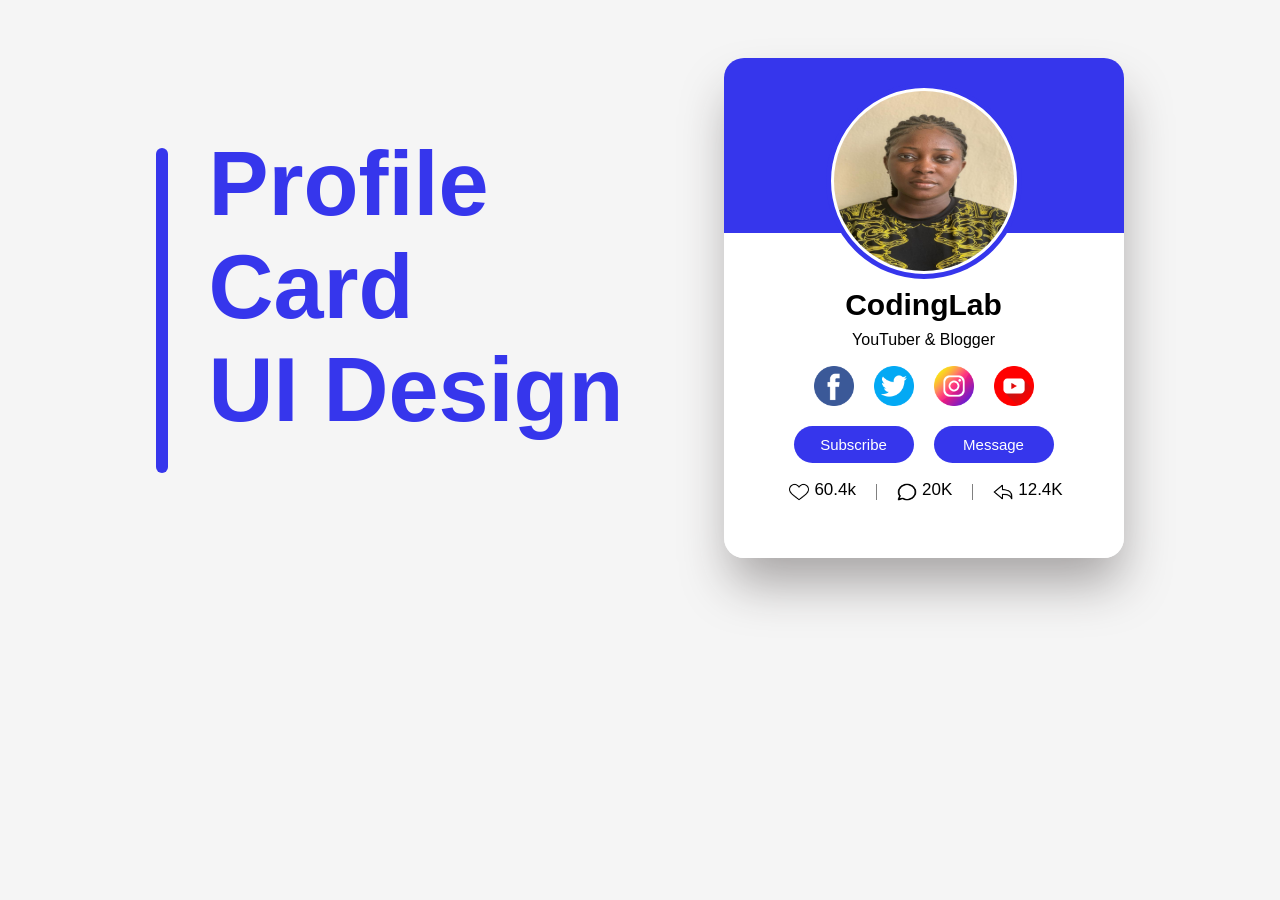
<file: index.html>
<!DOCTYPE html>
<html lang="en">
    <head>
        <meta charset="UTF-8">
        <meta name="viewport" content="width=device-width, initial-scale=1.0">
        <title>Profile Card</title>
        <link rel="stylesheet" href="index.css">
    </head>
    <body>
        <section class="main">
            <span class="borderline"></span>
            <h1>Profile <br> Card <br>UI Design</h1>
            <section class="faceCardSection">
                <img id="faceCard" src="Picture.jpg" alt="Face">
                <h2>CodingLab</h2>
                <p>YouTuber & Blogger</p>
                <div class="imgDiv">
                    <a href="#"><img class="icon" src="facebook_145802.png" alt="facebook"></a>
                    <a href="#"><img class="icon" src="twitter_3670151.png" alt="twitter"></a>
                    <a href="#"><img class="icon" src="instagram.png" alt="instagram"></a>
                    <a href="#"><img class="icon" src="youtube.png" alt="youtube"></a>
                </div>
                <div class="button">
                    <button>Subscribe</button>
                    <button>Message</button>
                </div>

                <div class="bottom">
                    <div class="heartDiv">
                        <img class="lowerIcon" src="heart.png" alt="heart"> 
                        <span class="numberSpan">60.4k</span>
                    </div>
                   
                    <p class="line"></p>
                    <div class="chatDiv">
                        <img class="lowerIcon" src="chat-bubble.png" alt="chat">
                        <span class="numberSpan">20K</span>
                    </div>
                
                    <p class="line"></p>

                    <div class="replyDiv">
                        <img class="lowerIcon" src="reply.png" alt="reply">
                        <span class="numberSpan">12.4K</span>
                    </div>
                
                </div>
            </section>
        </section>
        
    </body>
</html>
</file>
<file: index.css>
body {
    font-family:'Segoe UI', Tahoma, Geneva, Verdana, sans-serif;
    background-color: rgb(245, 245, 245);
    display: flex;
    justify-content: center;
}

.main {
    display: flex;
    padding-top: 50px;
}
.borderline {
    height: 65%;
    width: 12px;
    margin-top: 90px;
    background-color: #3636ec;
    border-radius: 9px;
}
h1 {
    padding-left: 40px;
    padding-right: 100px;
    color: #3636ec;
    font-size: 90px;
}
.faceCardSection {
    background: linear-gradient(180deg, #3636ec 35%, #ffffff 10%);
    width: 400px;
    height: 500px;
    border-radius: 20px;
    display: flex;
    flex-direction: column;
    align-items: center;
    box-shadow: 2px 30px 50px -5px #a7a4a4;
}

#faceCard {
    border-radius: 90%;
    height: 180px;
    width: 180px;
    border: 5px solid #3636ec;
    margin-top: 25px;
    padding: 3px;
    background-color: #ffffff;
}

h2 {
   font-size: 30px;
   line-height: 1px; 
}
p {
    margin-top: 0;
    font-size: normal;
    line-height: 20px;
}

.imgDiv {
    display: flex;
    gap: 20px;
    height: 30px;
}
.icon {
    height: 40px;
    width: 40px;
}
.button {
    display: flex;
    gap: 20px;
}

button {
    background-color: #3636ec;
    color: white;
    border-radius: 25px;
    padding: 10px;
    border: none;
    margin-top: 30px;
    font-size: 15px;
    width: 120px;
}   
.bottom {
    display: flex;
    margin-top: 5px;
}
.lowerIcon {
    width: 20px;
    height: 18px;
    gap: 20px;
    padding: 5px;
    
}
.heartDiv, .chatDiv, .replyDiv {
    display: flex;
    flex-direction: row;
    font-size: 14px;
    margin-top: 5px;
    padding: 5px;
}
.numberSpan {
    margin-top: 2px;
    font-size: 17px;
}
.line {
    height: 16px;
    border-left: 1px solid gray;
    margin-top: 16px;
    margin-left: 15px;
    padding: 0 5px;
}
</file>
<file: techub.css>
body {
    font-family:'Segoe UI', Tahoma, Geneva, Verdana, sans-serif;
    background-color: rgb(245, 245, 245);
    display: flex;
    justify-content: center;
}

.main {
    display: flex;
    padding-top: 50px;
}
.borderline {
    height: 65%;
    width: 12px;
    margin-top: 90px;
    background-color: #3636ec;
    border-radius: 9px;
}
h1 {
    padding-left: 40px;
    padding-right: 100px;
    color: #3636ec;
    font-size: 90px;
}
.faceCardSection {
    background: linear-gradient(180deg, #3636ec 35%, #ffffff 10%);
    width: 400px;
    height: 500px;
    border-radius: 20px;
    display: flex;
    flex-direction: column;
    align-items: center;
    box-shadow: 2px 30px 50px -5px #a7a4a4;
}

#faceCard {
    border-radius: 90%;
    height: 180px;
    width: 180px;
    border: 5px solid #3636ec;
    margin-top: 25px;
    padding: 3px;
    background-color: #ffffff;
}

h2 {
   font-size: 30px;
   line-height: 1px; 
}
p {
    margin-top: 0;
    font-size: normal;
    line-height: 20px;
}

.imgDiv {
    display: flex;
    gap: 20px;
    height: 30px;
}
.icon {
    height: 40px;
    width: 40px;
}
.button {
    display: flex;
    gap: 20px;
}

button {
    background-color: #3636ec;
    color: white;
    border-radius: 25px;
    padding: 10px;
    border: none;
    margin-top: 30px;
    font-size: 15px;
    width: 120px;
}   
.bottom {
    display: flex;
    margin-top: 5px;
}
.lowerIcon {
    width: 20px;
    height: 18px;
    gap: 20px;
    padding: 5px;
    
}
.heartDiv, .chatDiv, .replyDiv {
    display: flex;
    flex-direction: row;
    font-size: 14px;
    margin-top: 5px;
    padding: 5px;
}
.numberSpan {
    margin-top: 2px;
    font-size: 17px;
}
.line {
    height: 16px;
    border-left: 1px solid gray;
    margin-top: 16px;
    margin-left: 15px;
    padding: 0 5px;
}
</file>
